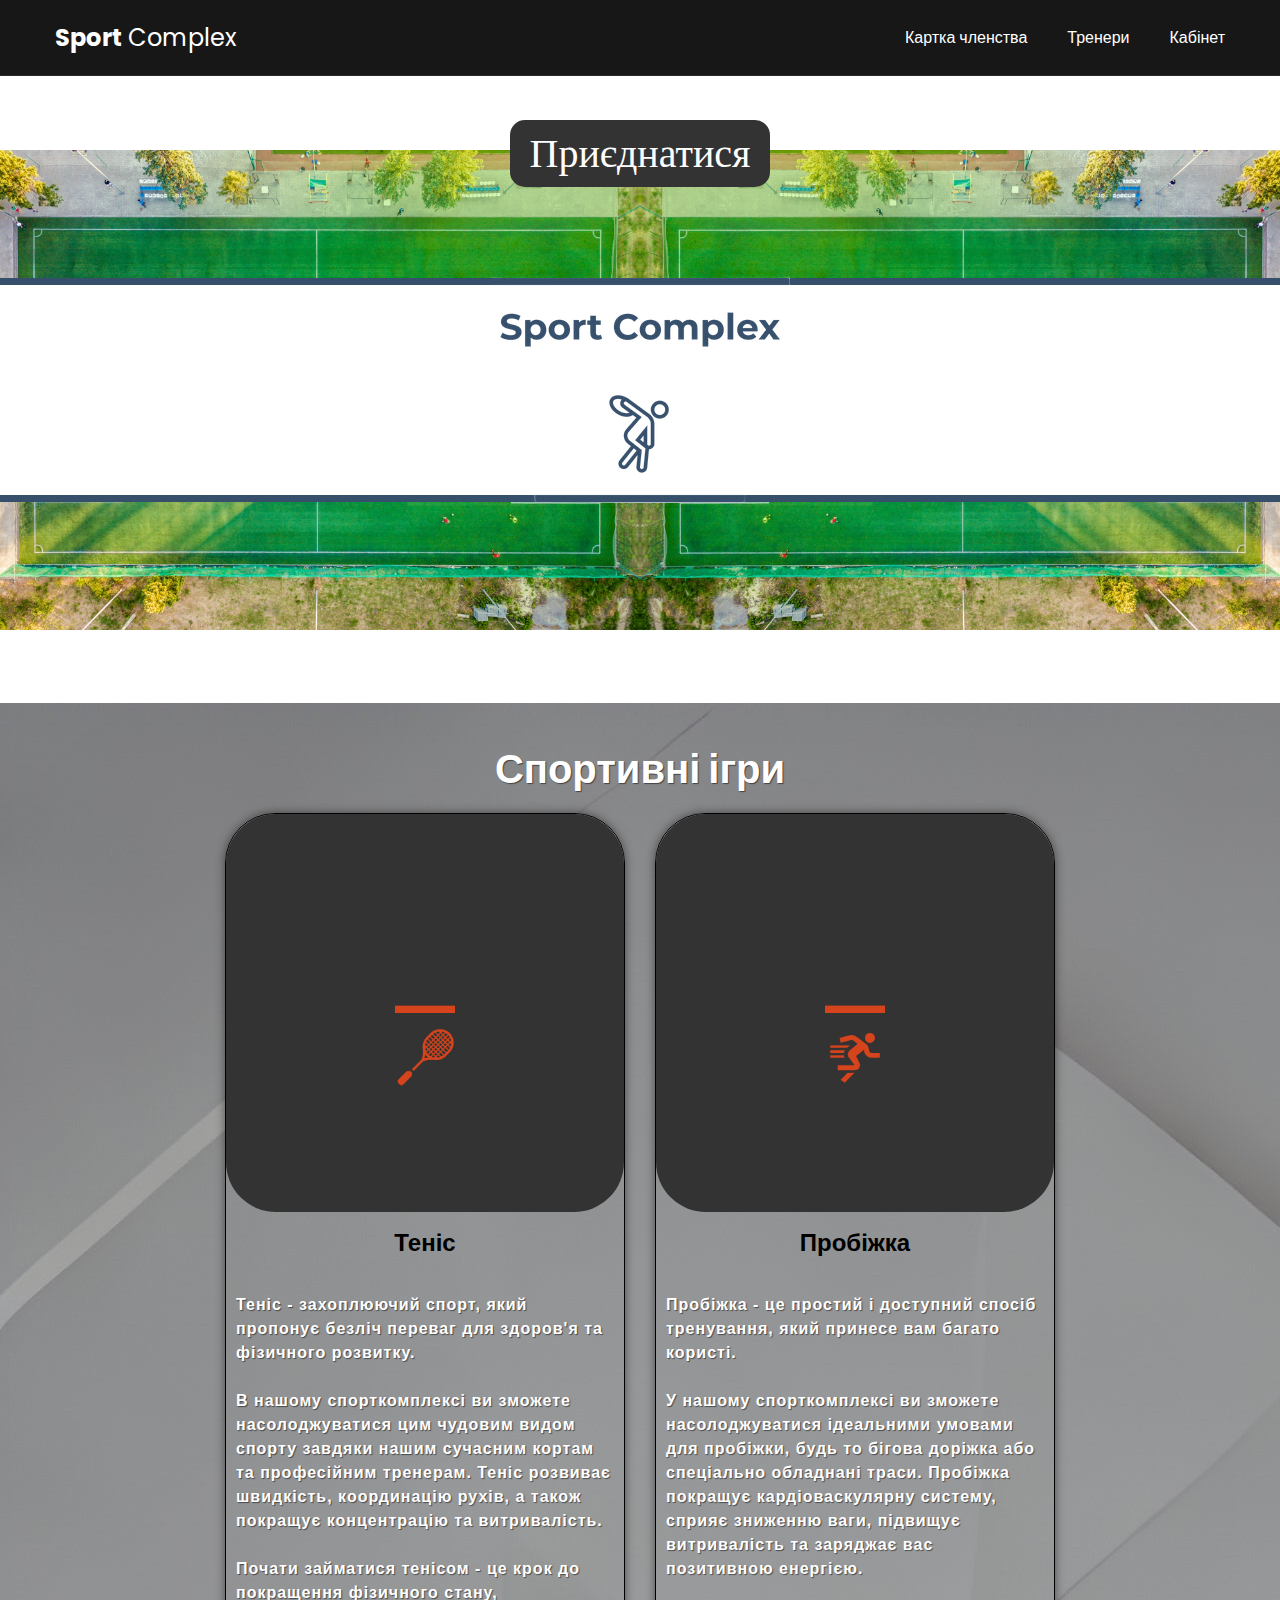
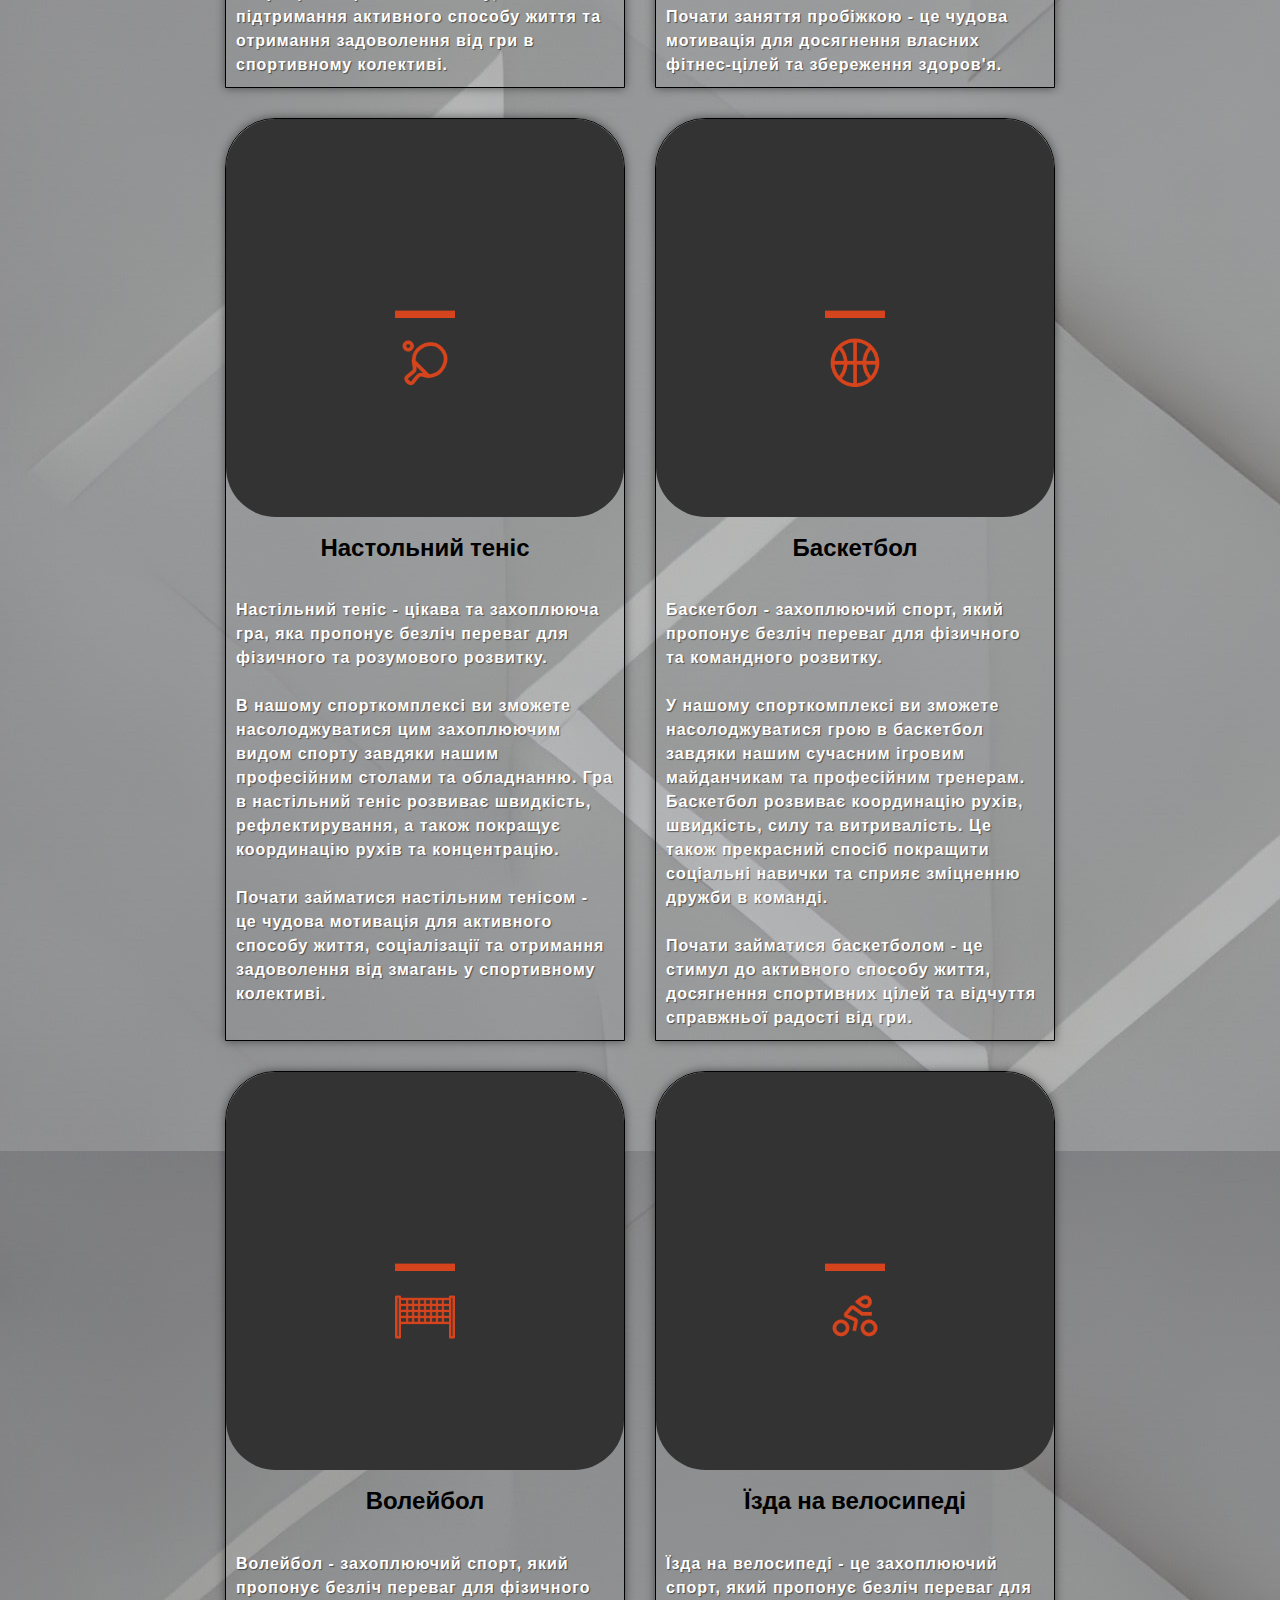
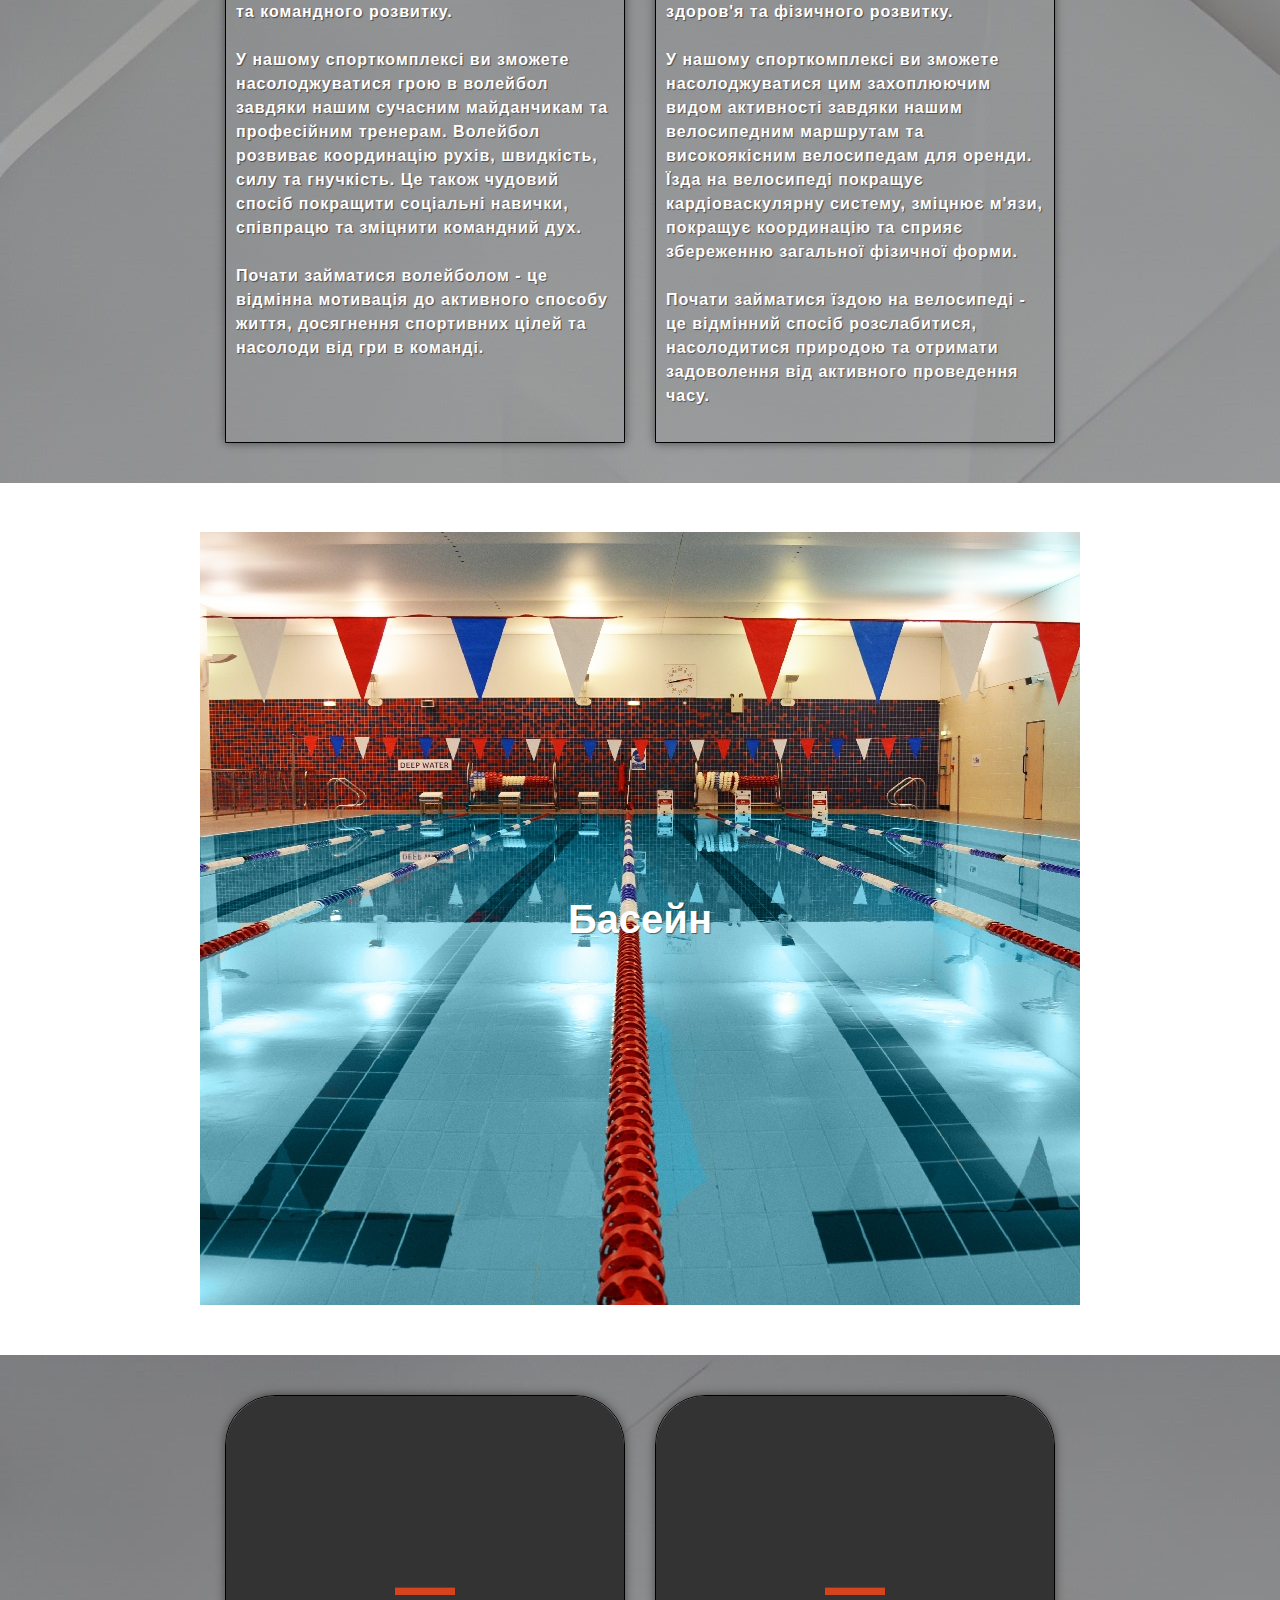
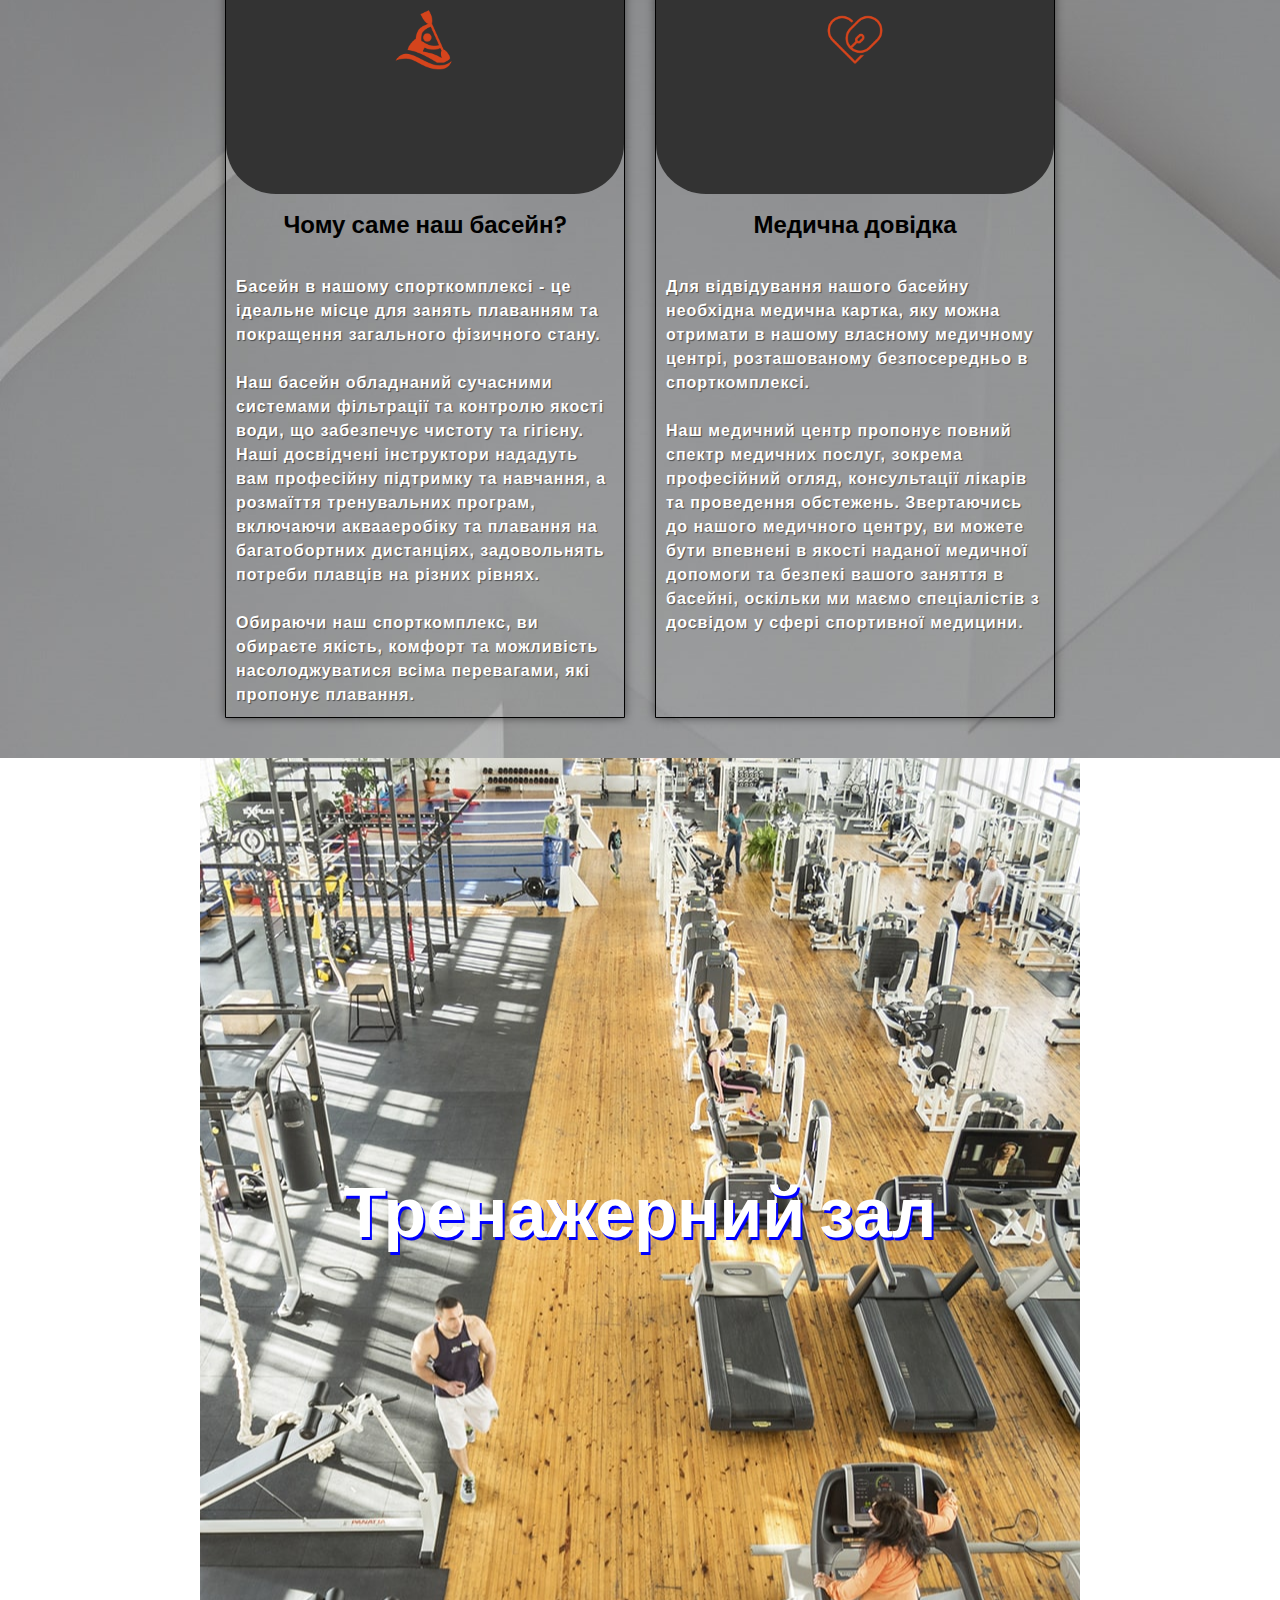
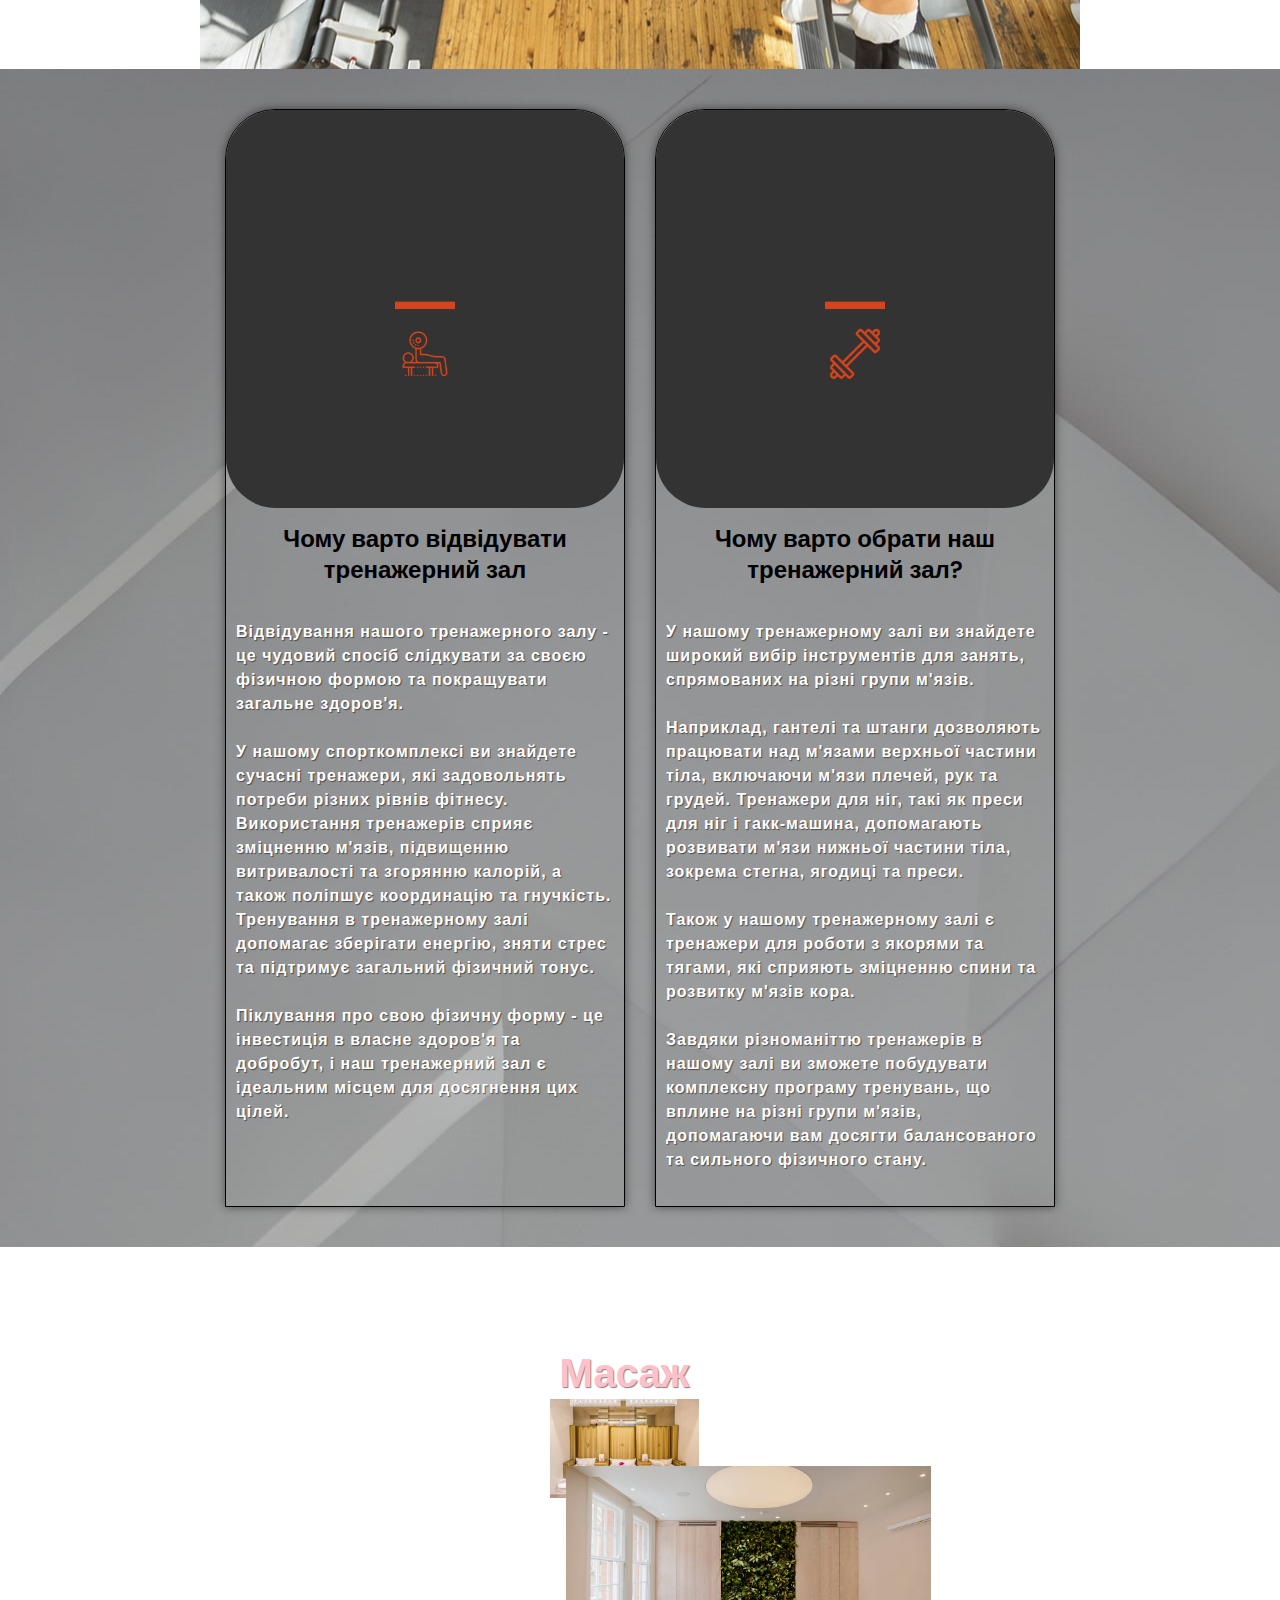
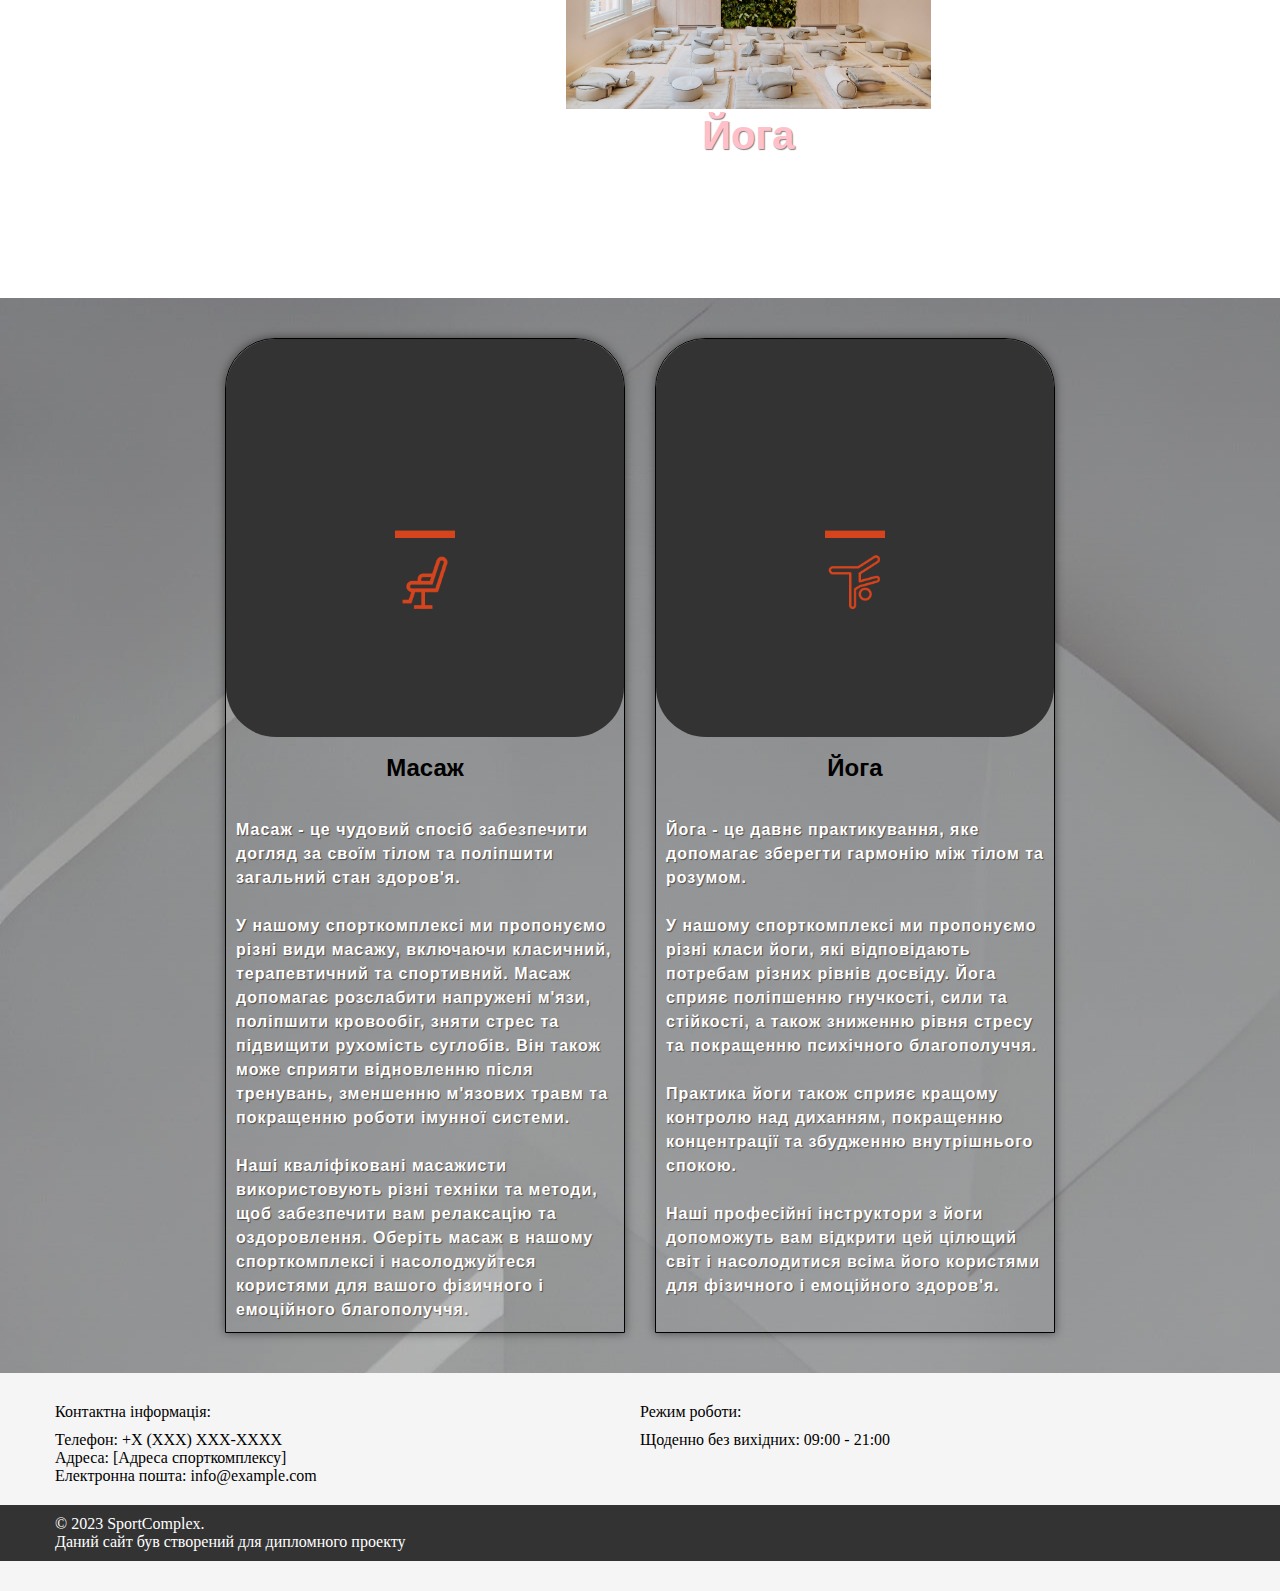
<file: site/index.html>
<!DOCTYPE html>
<html lang="en">
<head>
    <meta charset="UTF-8">
    <meta http-equiv="X-UA-Compatible" content="IE=edge">
    <meta name="viewport" content="width=device-width, initial-scale=1.0">
    <title>Sport Complex</title>
    <link rel="stylesheet" href="./css/main.css">
    <script src="js/javascript.js"></script>

</head>
<body class="dark">
    <nav class="nav">
        <div class="container">
            <div class="nav-row">
                <a href="./index.html" class="logo"><strong>Sport</strong> Complex</a>
                <ul class="nav-list">
                    <li class="nav-list__item"><a href="./membership.html" class="nav-list__link">Картка членства</a></li>
                    <li class="nav-list__item"><a href="./coach.html" class="nav-list__link">Тренери</a></li>
                    <li class="nav-list__item"><a href="./account.php" class="nav-list__link">Кабінет</a></li>
                </ul>
            </div>
        </div>
    </nav>
    <header class="header">
        <div class="strings"></div>
        <img class="img-bg" src="img/logo_transparent1.png">
        <div class="join"><a href="form.php">Приєднатися</a></div>
    </header>
        
    <main class="section">
        <div class="container" id="sport">
            <h2 class="title-1"><strong>Спортивні ігри</strong></h2><br>
            <ul class="sports">
                <li class="sport">
                    <img src="img/sport1.png" class="sport_img">
                    <h1 class="project__title">Теніс</h1>
                    <div class="descipt_sport">
                        <div>Теніс - захоплюючий спорт, який пропонує безліч переваг для здоров'я та фізичного розвитку.</div><br>
                        <div> В нашому спорткомплексі ви зможете насолоджуватися цим чудовим видом спорту завдяки нашим сучасним кортам та професійним тренерам. Теніс розвиває швидкість, координацію рухів, а також покращує концентрацію та витривалість.</div><br>
                        <div> Почати займатися тенісом - це крок до покращення фізичного стану, підтримання активного способу життя та отримання задоволення від гри в спортивному колективі.</div>
                    </div>
                </li>
                <li class="sport">
                    <img src="img/sport2.png" class="sport_img">
                    <h1 class="project__title">Пробіжка</h1>
                    <div class="descipt_sport">
                        <div>Пробіжка - це простий і доступний спосіб тренування, який принесе вам багато користі. </div><br>
                        <div>У нашому спорткомплексі ви зможете насолоджуватися ідеальними умовами для пробіжки, будь то бігова доріжка або спеціально обладнані траси. Пробіжка покращує кардіоваскулярну систему, сприяє зниженню ваги, підвищує витривалість та заряджає вас позитивною енергією.</div><br>
                        <div>Почати заняття пробіжкою - це чудова мотивація для досягнення власних фітнес-цілей та збереження здоров'я.</div>
                    </div>
                </li>
                <li class="sport">
                    <img src="img/sport3.png" class="sport_img">
                    <h1 class="project__title">Настольний теніс</h1>
                    <div class="descipt_sport">
                        <div>Настільний теніс - цікава та захоплююча гра, яка пропонує безліч переваг для фізичного та розумового розвитку.</div><br> 
                        <div>В нашому спорткомплексі ви зможете насолоджуватися цим захоплюючим видом спорту завдяки нашим професійним столами та обладнанню. Гра в настільний теніс розвиває швидкість, рефлектирування, а також покращує координацію рухів та концентрацію.</div><br> 
                        <div>Почати займатися настільним тенісом - це чудова мотивація для активного способу життя, соціалізації та отримання задоволення від змагань у спортивному колективі.</div>
                    </div>
                </li>
                <li class="sport">
                    <img src="img/sport4.png" class="sport_img">
                    <h1 class="project__title">Баскетбол</h1>
                    <div class="descipt_sport">
                        <div>Баскетбол - захоплюючий спорт, який пропонує безліч переваг для фізичного та командного розвитку.</div><br> 
                        <div>У нашому спорткомплексі ви зможете насолоджуватися грою в баскетбол завдяки нашим сучасним ігровим майданчикам та професійним тренерам. Баскетбол розвиває координацію рухів, швидкість, силу та витривалість. Це також прекрасний спосіб покращити соціальні навички та сприяє зміцненню дружби в команді.</div><br>
                        <div>Почати займатися баскетболом - це стимул до активного способу життя, досягнення спортивних цілей та відчуття справжньої радості від гри.<dir>
                    </div>
                </li>
                <li class="sport">
                    <img src="img/sport5.png" class="sport_img">
                    <h1 class="project__title">Волейбол</h1>
                    <div class="descipt_sport">
                        <div>Волейбол - захоплюючий спорт, який пропонує безліч переваг для фізичного та командного розвитку.</div><br> 
                        <div>У нашому спорткомплексі ви зможете насолоджуватися грою в волейбол завдяки нашим сучасним майданчикам та професійним тренерам. Волейбол розвиває координацію рухів, швидкість, силу та гнучкість. Це також чудовий спосіб покращити соціальні навички, співпрацю та зміцнити командний дух. </div><br>
                        <div>Почати займатися волейболом - це відмінна мотивація до активного способу життя, досягнення спортивних цілей та насолоди від гри в команді.</div><br>
                    </div>
                </li>
                <li class="sport">
                    <img src="img/sport6.png" class="sport_img">
                    <h1 class="project__title">Їзда на велосипеді</h1>
                    <div class="descipt_sport">
                        <div>Їзда на велосипеді - це захоплюючий спорт, який пропонує безліч переваг для здоров'я та фізичного розвитку.</div><br>
                        <div>У нашому спорткомплексі ви зможете насолоджуватися цим захоплюючим видом активності завдяки нашим велосипедним маршрутам та високоякісним велосипедам для оренди. Їзда на велосипеді покращує кардіоваскулярну систему, зміцнює м'язи, покращує координацію та сприяє збереженню загальної фізичної форми.</div><br> 
                        <div>Почати займатися їздою на велосипеді - це відмінний спосіб розслабитися, насолодитися природою та отримати задоволення від активного проведення часу.</div><br>
                    </div>
                </li>
            </ul>
        </div>
    </main>
    <div class="pool">
        <header class="pool_bg">
            <h2 class="title-1"><strong>Басейн</strong></h2>
        </header>
        <main class="section">
        <div class="container" id="sport">
            <ul class="sports">
                <li class="sport">
                    <img src="img/swim.png" class="sport_img">
                    <h1 class="project__title">Чому саме наш басейн?</h1>
                    <div class="descipt_sport">
                        <div>Басейн в нашому спорткомплексі - це ідеальне місце для занять плаванням та покращення загального фізичного стану.</div><br>
                        <div> Наш басейн обладнаний сучасними системами фільтрації та контролю якості води, що забезпечує чистоту та гігієну. Наші досвідчені інструктори нададуть вам професійну підтримку та навчання, а розмаїття тренувальних програм, включаючи аквааеробіку та плавання на багатобортних дистанціях, задовольнять потреби плавців на різних рівнях.</div><br>
                        <div>  Обираючи наш спорткомплекс, ви обираєте якість, комфорт та можливість насолоджуватися всіма перевагами, які пропонує плавання.</div>
                    </div>
                </li>
                <li class="sport">
                    <img src="img/med.png" class="sport_img">
                    <h1 class="project__title">Медична довідка</h1>
                    <div class="descipt_sport">
                        <div>Для відвідування нашого басейну необхідна медична картка, яку можна отримати в нашому власному медичному центрі, розташованому безпосередньо в спорткомплексі.</div><br> 
                        <div>Наш медичний центр пропонує повний спектр медичних послуг, зокрема професійний огляд, консультації лікарів та проведення обстежень. Звертаючись до нашого медичного центру, ви можете бути впевнені в якості наданої медичної допомоги та безпекі вашого заняття в басейні, оскільки ми маємо спеціалістів з досвідом у сфері спортивної медицини.</div>
                    </div>
                </li>
            </ul>
        </div>
        </main>
    </div>
    
    <div class="pool">
        <header class="dance_bg">
            <h2 class="title-1" style="font-size:70px;text-shadow:blue 2px 3px "><strong>Тренажерний зал</strong></h2>
        </header>
        <main class="section">
        <div class="container" id="sport">
            <ul class="sports">
                <li class="sport">
                    <img src="img/sport8.png" class="sport_img">
                    <h1 class="project__title">Чому варто відвідувати тренажерний зал</h1>
                    <div class="descipt_sport">
                        <div>Відвідування нашого тренажерного залу - це чудовий спосіб слідкувати за своєю фізичною формою та покращувати загальне здоров'я. </div><br>
                        <div> У нашому спорткомплексі ви знайдете сучасні тренажери, які задовольнять потреби різних рівнів фітнесу. Використання тренажерів сприяє зміцненню м'язів, підвищенню витривалості та згорянню калорій, а також поліпшує координацію та гнучкість. Тренування в тренажерному залі допомагає зберігати енергію, зняти стрес та підтримує загальний фізичний тонус. </div><br>
                        <div> Піклування про свою фізичну форму - це інвестиція в власне здоров'я та добробут, і наш тренажерний зал є ідеальним місцем для досягнення цих цілей.</div>
                    </div>
                </li>
                <li class="sport">
                    <img src="img/sport7.png" class="sport_img">
                    <h1 class="project__title">Чому варто обрати наш тренажерний зал?</h1>
                    <div class="descipt_sport">
                        <div>У нашому тренажерному залі ви знайдете широкий вибір інструментів для занять, спрямованих на різні групи м'язів.</div><br>
                        <div>Наприклад, гантелі та штанги дозволяють працювати над м'язами верхньої частини тіла, включаючи м'язи плечей, рук та грудей. Тренажери для ніг, такі як преси для ніг і гакк-машина, допомагають розвивати м'язи нижньої частини тіла, зокрема стегна, ягодиці та преси.</div><br>
                        <div>Також у нашому тренажерному залі є тренажери для роботи з якорями та тягами, які сприяють зміцненню спини та розвитку м'язів кора.</div><br>
                        <div>Завдяки різноманіттю тренажерів в нашому залі ви зможете побудувати комплексну програму тренувань, що вплине на різні групи м'язів, допомагаючи вам досягти балансованого та сильного фізичного стану.</div><br>
                    </div>
                </li>
            </ul>
        </div>
        </main>
    </div>

    <div class="pool">
        <header class="yoga_massage_bg">
                <div class="image-stack__item image-stack__item--bottom">
                    <h2 class="title-1" style="color:pink"><strong>Масаж</strong></h2>
                    <img src="img/massage.jpg" class="img">
                </div>
            
            
                <div class="image-stack">
                    <div class="image-stack__item image-stack__item--top">
                        <img src="img/yoga.jpg" class="img">
                         <h2 class="title-1" style="color:pink"><strong>Йога</strong></h2>
                    </div>

                </div>

            
        </header>
        <main class="section">
        <div class="container" id="sport">
            <ul class="sports">
                <li class="sport">
                    <img src="img/massage_logo.png" class="sport_img">
                    <h1 class="project__title">Масаж</h1>
                    <div class="descipt_sport">
                        <div>Масаж - це чудовий спосіб забезпечити догляд за своїм тілом та поліпшити загальний стан здоров'я. </div><br>
                        <div> У нашому спорткомплексі ми пропонуємо різні види масажу, включаючи класичний, терапевтичний та спортивний. Масаж допомагає розслабити напружені м'язи, поліпшити кровообіг, зняти стрес та підвищити рухомість суглобів. Він також може сприяти відновленню після тренувань, зменшенню м'язових травм та покращенню роботи імунної системи.  </div><br>
                        <div> Наші кваліфіковані масажисти використовують різні техніки та методи, щоб забезпечити вам релаксацію та оздоровлення. Оберіть масаж в нашому спорткомплексі і насолоджуйтеся користями для вашого фізичного і емоційного благополуччя.</div>
                    </div>
                </li>
                <li class="sport">
                    <img src="img/yoga_logo.png" class="sport_img">
                    <h1 class="project__title">Йога</h1>
                    <div class="descipt_sport">
                        <div>Йога - це давнє практикування, яке допомагає зберегти гармонію між тілом та розумом. </div><br>
                        <div>У нашому спорткомплексі ми пропонуємо різні класи йоги, які відповідають потребам різних рівнів досвіду. Йога сприяє поліпшенню гнучкості, сили та стійкості, а також зниженню рівня стресу та покращенню психічного благополуччя. </div><br>
                        <div>Практика йоги також сприяє кращому контролю над диханням, покращенню концентрації та збудженню внутрішнього спокою. </div><br>
                        <div>Наші професійні інструктори з йоги допоможуть вам відкрити цей цілющий світ і насолодитися всіма його користями для фізичного і емоційного здоров'я.</div><br>
                    </div>
                </li>
            </ul>
        </div>
        </main>
    </div>
    <footer class="site-footer">
  <div class="container">
    <div class="footer-content">
      <div class="contact-info">
        <h4>Контактна інформація:</h4>
        <p>Телефон: +X (XXX) XXX-XXXX</p>
        <p>Адреса: [Адреса спорткомплексу]</p>
        <p>Електронна пошта: <a href="mailto:info@example.com" style="color:black;">info@example.com</a></p>
      </div>
      <div class="opening-hours">
        <h4>Режим роботи:</h4>
        <p>Щоденно без вихідних: 09:00 - 21:00</p>
      </div>
    </div>
  </div>
  <div class="legal-info">
    <div class="container">
      <p>&copy; 2023 SportComplex.</p>
        Даний сайт був створений для дипломного проекту
    </div>
  </div>
</footer>
</body>
</html>
</file>
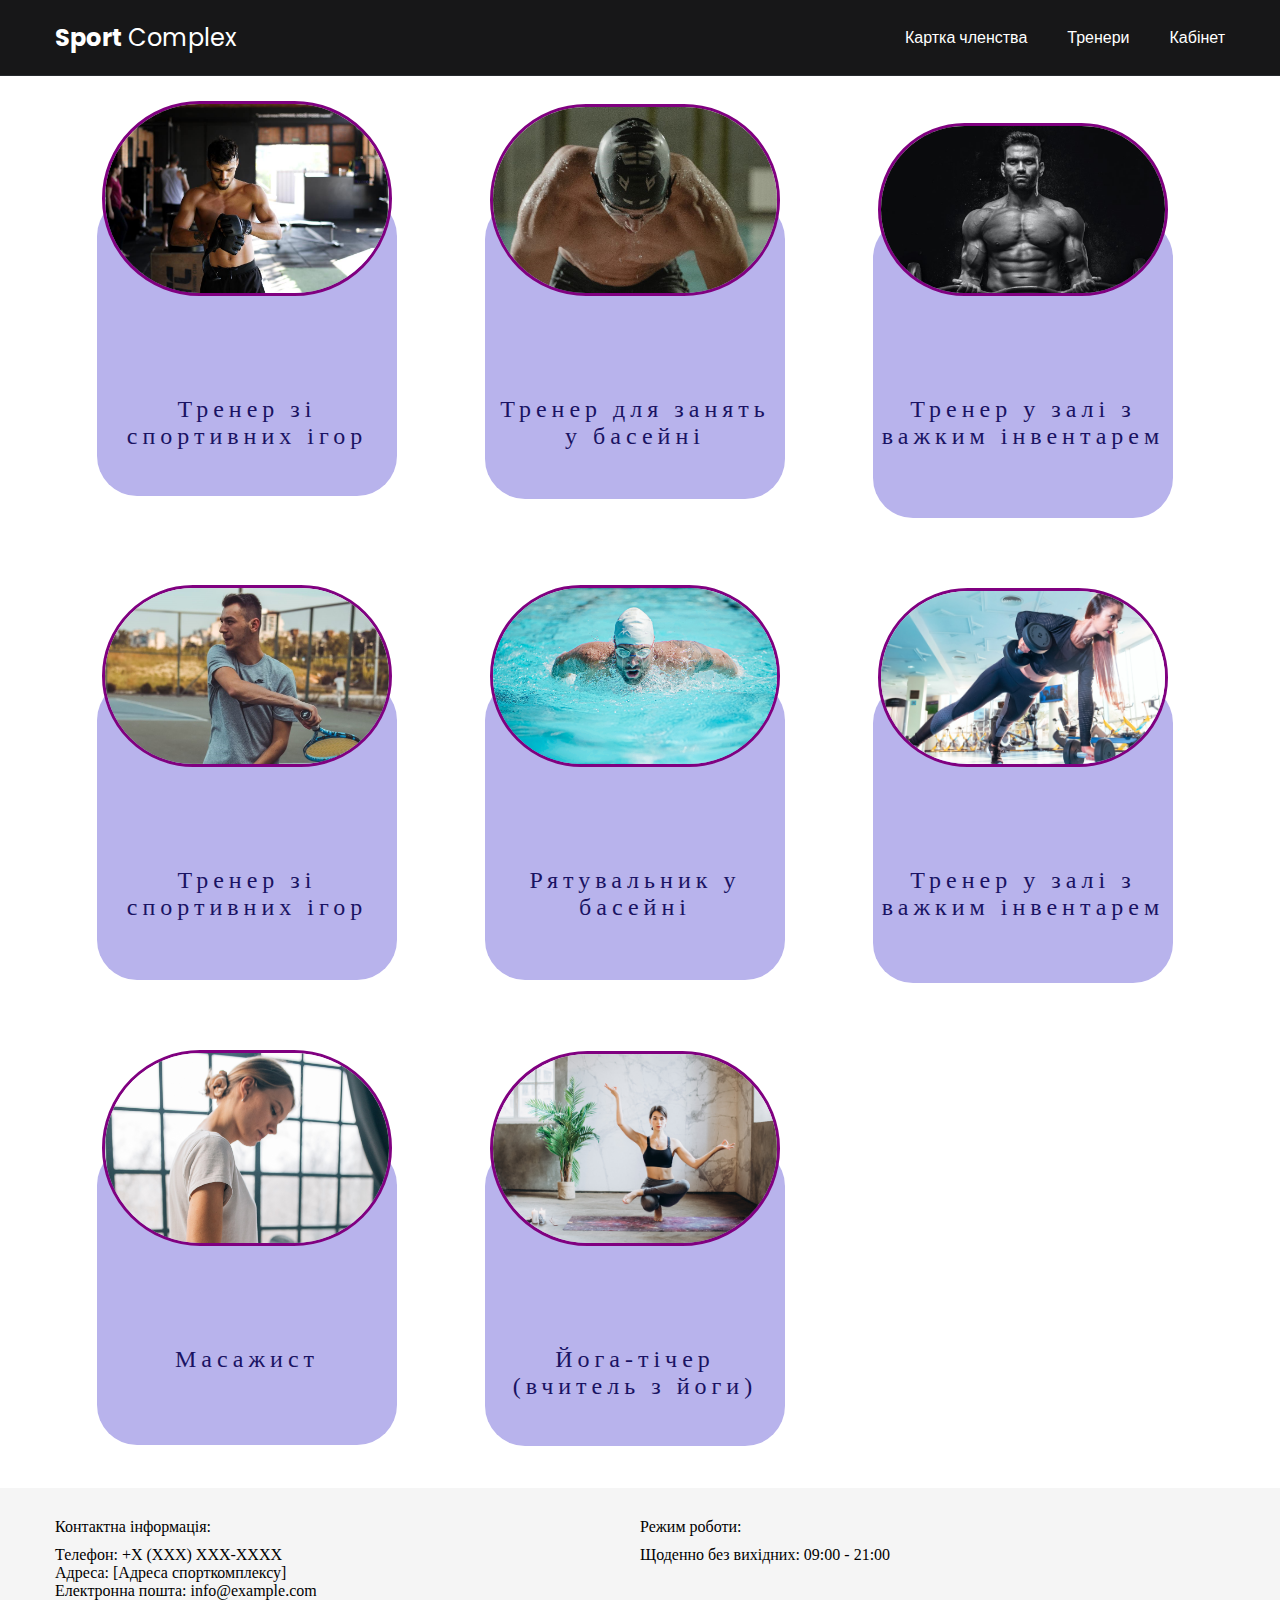
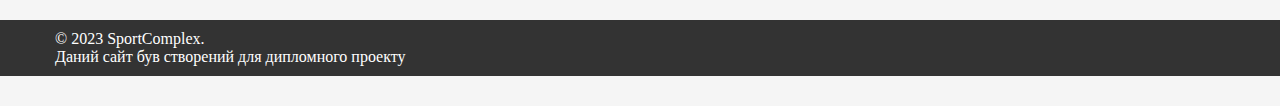
<file: site/coach.html>
<!DOCTYPE html>
<html lang="en">
<head>
    <meta charset="UTF-8">
    <meta http-equiv="X-UA-Compatible" content="IE=edge">
    <meta name="viewport" content="width=device-width, initial-scale=1.0">
    <title>Coaches</title>
    <link rel="stylesheet" href="./css/main.css">
    <script src="js/javascript.js"></script>

<style>
    .coaches_unit{
        background-color: #b8b3ec;
        margin:42px;
        margin-top: 120px;
        width: 300px;
        height: 300px;
        display: inline-block;
        border-radius: 40px;

        text-align: center;
        color:#1a1363;
        letter-spacing: 5px;
        font-size: 24px;
        padding: 5px;

    }
    .coach_img{
        position:relative;
        bottom:100px;
        border-radius: 1000px;
        border:3px solid purple;
    }
</style>
</head>
<body class="dark">
    <nav class="nav">
        <div class="container">
            <div class="nav-row">
                <a href="./index.html" class="logo"><strong>Sport</strong> Complex</a>
                <ul class="nav-list">
                    <li class="nav-list__item"><a href="./membership.html" class="nav-list__link">Картка членства</a></li>
                    <li class="nav-list__item"><a href="./coach.html" class="nav-list__link">Тренери</a></li>
                    <li class="nav-list__item"><a href="./account.php" class="nav-list__link">Кабінет</a></li>
                </ul>
            </div>
        </div>
    </nav>
    <div class="container">
        <ul class="coaches">
            <li class="coaches_unit"><img class="coach_img" src="./img/igor_sport.jpg" alt="photo1">Тренер зі спортивних ігор</li>
            <li class="coaches_unit"><img class="coach_img" src="./img/volod_pool.jpg">Тренер для занять у басейні</li>
            <li class="coaches_unit"><img class="coach_img" src="./img/alex_training.jpg">Тренер у залі з важким інвентарем</li>
            <li class="coaches_unit"><img class="coach_img" src="./img/alex_sport.jpg">Тренер зі спортивних ігор</li>
            <li class="coaches_unit"><img class="coach_img" src="./img/taras_pool.jpg">Рятувальник у басейні</li>
            <li class="coaches_unit"><img class="coach_img" src="./img/irina_training.jpg">Тренер у залі з важким інвентарем</li>
            <li class="coaches_unit"><img class="coach_img" src="./img/tetiana_massage.jpg">Масажист<br><br></li>
            <li class="coaches_unit"><img class="coach_img" src="./img/ludmila_yoga.jpg">Йога-тічер (вчитель з йоги)</li>
        </ul>
    </div>
        <footer class="site-footer">
  <div class="container">
    <div class="footer-content">
      <div class="contact-info">
        <h4>Контактна інформація:</h4>
        <p>Телефон: +X (XXX) XXX-XXXX</p>
        <p>Адреса: [Адреса спорткомплексу]</p>
        <p>Електронна пошта: <a href="mailto:info@example.com" style="color:black;">info@example.com</a></p>
      </div>
      <div class="opening-hours">
        <h4>Режим роботи:</h4>
        <p>Щоденно без вихідних: 09:00 - 21:00</p>
      </div>
    </div>
  </div>
  <div class="legal-info">
    <div class="container">
      <p>&copy; 2023 SportComplex.</p>
        Даний сайт був створений для дипломного проекту
    </div>
  </div>
</footer>
</body>
</html>
</file>
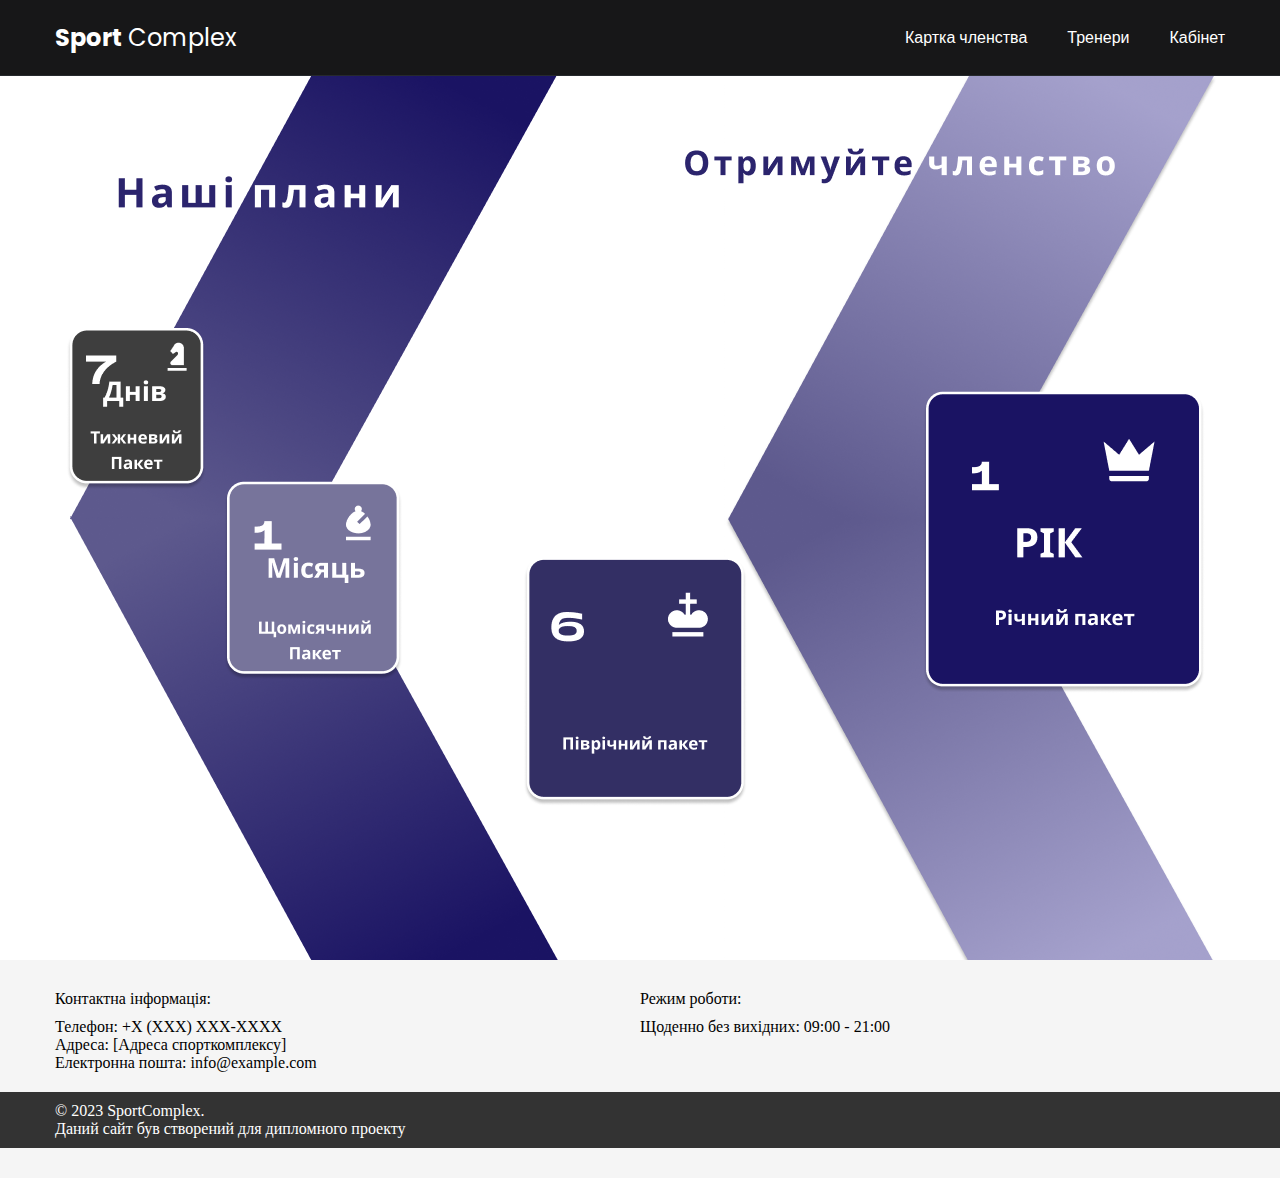
<file: site/membership.html>
<!DOCTYPE html>
<html>
<head>
    <meta charset="UTF-8">
    <meta http-equiv="X-UA-Compatible" content="IE=edge">
    <meta name="viewport" content="width=device-width, initial-scale=1.0">
    <title>Sport Complex</title>
    <link rel="stylesheet" href="css/main.css">
<style>
    .rect1{
   text-align: center
}
.site-footer {
  background-color: #f5f5f5;
  padding: 30px 0;
}

.container {
  max-width: 1200px;
  margin: 0 auto;
  padding: 0 15px;
}

.footer-content {
  display: flex;
  justify-content: space-between;
  margin-bottom: 20px;
}

.contact-info, .opening-hours {
  width: 50%;
}

.contact-info h4, .opening-hours h4, .social-media h4 {
  margin-bottom: 10px;
}

.social-media ul {
  list-style: none;
  padding: 0;
  margin: 0;
}

.social-media ul li {
  display: inline-block;
  margin-right: 10px;
}

.social-media ul li a {
  color: #333;
  font-size: 20px;
}

.legal-info {
  background-color: #333;
  color: #fff;
  padding: 10px 0;
}
</style>
</head>
<body>
    <nav class="nav">
        <div class="container">
            <div class="nav-row">
                <a href="./index.html" class="logo"><strong>Sport</strong> Complex</a>
                <ul class="nav-list">
                    <li class="nav-list__item"><a href="./membership.html" class="nav-list__link">Картка членства</a></li>
                    <li class="nav-list__item"><a href="./coach.html" class="nav-list__link">Тренери</a></li>
                    <li class="nav-list__item"><a href="./account.php" class="nav-list__link">Кабінет</a></li>
                </ul>
            </div>
        </div>
    </nav>

    <div class="rect1">
        <img src="img/membership.png">
    </div>
<footer class="site-footer">
  <div class="container">
    <div class="footer-content">
      <div class="contact-info">
        <h4>Контактна інформація:</h4>
        <p>Телефон: +X (XXX) XXX-XXXX</p>
        <p>Адреса: [Адреса спорткомплексу]</p>
        <p>Електронна пошта: <a href="mailto:info@example.com" style="color:black;">info@example.com</a></p>
      </div>
      <div class="opening-hours">
        <h4>Режим роботи:</h4>
        <p>Щоденно без вихідних: 09:00 - 21:00</p>
      </div>
    </div>
  </div>
  <div class="legal-info">
    <div class="container">
      <p>&copy; 2023 SportComplex.</p>
        Даний сайт був створений для дипломного проекту
    </div>
  </div>
</footer>

</body>
</html>
</file>
<file: site/css/main.css>
@import "./reset.css";
@import url('https://fonts.googleapis.com/css2?family=DM+Sans:wght@400;500;700&family=Poppins:wght@400;500;700&display=swap');

/*
font-family: 'DM Sans', sans-serif;
font-family: 'Poppins', sans-serif;
*/

:root {
    --blackpure: #000;
    --black: #171718;
    --light-black: #333333;
    --black-border: #26292D;
    --white: #fff;
    --purple: #5C62EC;


    --page-bg: var(--white);
    --text-color: var(--black);

    --dark-bg: var(--black);
    --dark-border: var(--black-border);
    --header-text: var(--white);
    --accent: var(--purple);   
}



/* General */

.body{
    
}
.container {
    margin: 0 auto;
    padding: 0 15px;
    max-width: 1200px;
}
.section {
        padding: 40px 0;
        background-image: url("../img/graybg.png");
    }


/* Nav */

.nav {
    padding: 20px 0;
    border-bottom: 1px solid var(--dark-border);
    background-color: var(--dark-bg);
    color: var(--header-text);
    letter-spacing: normal;
}

.nav-row {
    display: flex;
    justify-content: flex-end;
    align-items: center;
    column-gap: 30px;
    row-gap: 20px;
    flex-wrap: wrap;
}

.logo {
    margin-right: auto;
    color: var(--header-text);
    font-size: 24px;
    font-family: 'Poppins', sans-serif;
}

.logo strong {
    font-weight: 700;
}

.nav-list {
    display: flex;
    flex-wrap: wrap;
    row-gap: 10px;
    align-items: center;
    column-gap: 40px;
    font-size: 16px;
    font-weight: 500;
    font-family: 'Poppins', sans-serif;
}

.nav-list__link {
    color: var(--header-text);
    transition: opacity 0.2s ease-in;
}

.nav-list__link:hover {
    opacity: 0.8;
}

.nav-list__link--active {
    position: relative;
}

.nav-list__link--active::before {
    content: "";

    position: absolute;
    left: 0;
    top: 100%;

    display: block;
    height: 2px;
    width: 100%;
    background-color: var(--accent);
}


/* Header */

.header {
    padding: 200px 0;
    max-height: 1000px;

    display: flex;
    justify-content: center;
    align-items: center;

    background-color: var(--page-bg);
    background-image: url("../img/pexels-mike-1171084_1.jpg"), url("../img/pexels-mike-1171084_2.jpg");
    background-size:50%,50%;
    background-position: left, right;
    background-repeat: no-repeat, no-repeat;
}

.join{
    position:absolute;
    padding:50px 150px;
    top:100px;
    border-radius: 15px;


    background-color: var(--light-black);
  color: white;
  padding: 10px 20px;
  border: none;
  text-align: center;
  text-decoration: none;
  display: inline-block;
  font-size: 40px;
  margin: 20px 0px;
  cursor: pointer;
  transition: all 0.05s ease;
}
.join:hover{    
    background-color: var(--black);
}
.join:active{
    transform: scale(0.7);

}
a{
    color:white;
}

.strings{
    padding: 105px 0px; /*952*/
    border-top: 7px solid;
    border-bottom: 7px solid;
    border-color: #364f6b;
    position:absolute;

    width: 0%; /* задаем начальную ширину блока равной 0 */
    transition: all 3s ease; /* добавляем анимацию изменения ширины блока */
}
.strings.loaded {
  width: 100%;
  background-color: white;
}

.img-bg{
    position:static;
    z-index: 9999;
}

/* Sports */

.title-1{
    text-align: center;
    font-family: 'DM Sans', sans-serif;
    font-size:40px;
    color:white;
    text-shadow: 1px 1px 1px rgba(0, 0, 0, 0.5);
}
#sport{max-width:  1500px;}
.sports{
    display: flex;
    justify-content: center;
    flex-wrap: wrap;
    column-gap: 30px;
    row-gap: 30px;

}
.sport{
    max-width: 400px;
    background-color: var(--project-card-bg);
    box-shadow: 0 0 10px rgba(0,0,0,0.5);
    border-top-left-radius:50px;
    border-top-right-radius:50px;
    border:1px solid;
}

.sport_img {
    border-radius: 50px;
    background-color: var(--light-black);
}
.project__title {
    text-align: center;
    padding: 15px 20px 25px;
    font-weight: 700;
    font-size: 24px;
    line-height: 1.3;
    color: var(--project-card-text);
    border-radius: 10px;
    font-family: 'DM Sans', sans-serif;
}
.descipt_sport{
    display: block;
    font-family: "Montserrat", Sans-serif;


        color: #fff; /* Белый цвет текста */
        font-size: 16px; /* Размер шрифта */
        font-weight: bold; /* Жирное начертание шрифта */
        letter-spacing: 1px; /* Расстояние между буквами */
        line-height: 1.5; /* Высота строки */
        text-shadow: 1px 1px 1px rgba(0, 0, 0, 0.5); /* Тень для текста */

    padding: 10px;
}

                                    //POOL//
.pool{
    padding: 200px 0;
}
.pool_bg{
    margin: 0px 200px;
    padding:410px 0;

    display: flex;
    justify-content: center;
    align-items: center;
    background-color: white;
    background-image: url("../img/Pool.jpg");
    background-repeat: no-repeat;
    background-position: center;
}
.dance_bg{
    margin: 0px 200px;
    padding:410px 0;

    display: flex;
    justify-content: center;
    align-items: center;
    background-color: white;
    background-image: url("../img/dance.jpg");
    background-repeat: no-repeat;
    background-position: center;
}
.yoga_massage_bg{
    margin: 0px 250px 0 550px;
    padding:100px 0 400px 0;

    display: flex;
    justify-content: center;
    align-items: center;
    background-color: white;
}
 
                                    // clearfix
.image-stack::after {
  content: ' ';
  display: table;
  clear: both;
}

.image-stack__item--top {
    float: right;
    width: 110%;
    margin-right: 30%;
    margin-bottom: -100%;
    padding-top: 15%; // arbitrary
    position: relative;
    z-index: 1;
}

.image-stack__item--bottom {
    float: left;
    width: 100%;
}

img.img {
  width: 100%;
}
                                    /*FOOTER*/

.site-footer {
  background-color: #f5f5f5;
  padding: 30px 0;
}

.container {
  max-width: 1200px;
  margin: 0 auto;
  padding: 0 15px;
}

.footer-content {
  display: flex;
  justify-content: space-between;
  margin-bottom: 20px;
}

.contact-info, .opening-hours {
  width: 50%;
}

.contact-info h4, .opening-hours h4, .social-media h4 {
  margin-bottom: 10px;
}

.social-media ul {
  list-style: none;
  padding: 0;
  margin: 0;
}

.social-media ul li {
  display: inline-block;
  margin-right: 10px;
}

.social-media ul li a {
  color: #333;
  font-size: 20px;
}

.legal-info {
  background-color: #333;
  color: #fff;
  padding: 10px 0;
}
</file>
